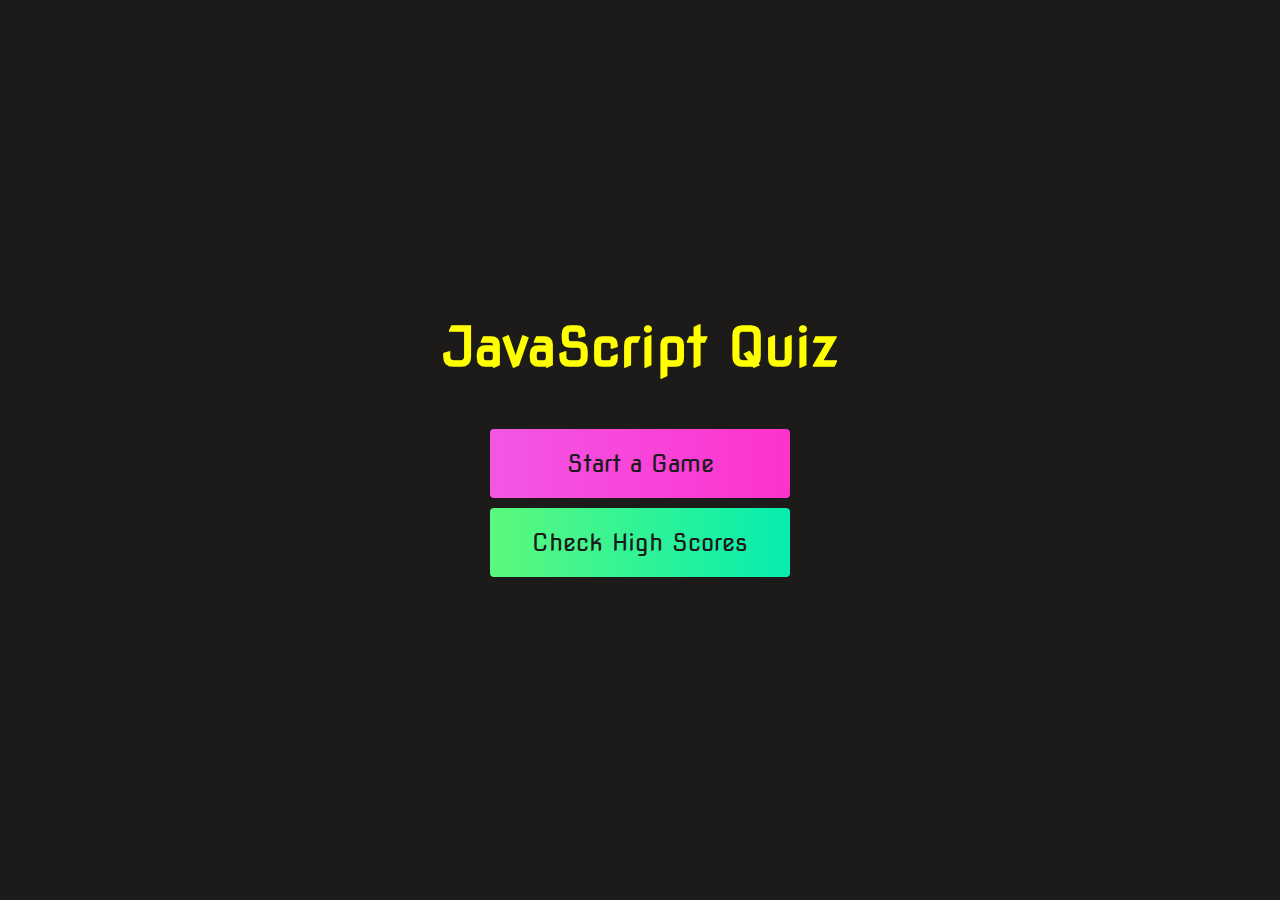
<file: index.html>
<!DOCTYPE html>
<html lang="en">
<head>
    <meta charset="UTF-8">
    <meta name="viewport" content="width=device-width, initial-scale=1.0">
    <title>Home page</title>
    <link rel="stylesheet" href="./assets/css/style.css">
    
</head>
<body>
    <div class="container">
        <div id="home" class="flex-column flex-center">
            <h1 style="color: yellow;">JavaScript Quiz </h1>
            <a href="./game.html" class="btn">Start a Game</a>
            <a href="./highscores.html" id="highscore-btn" class="btn">Check High Scores</a>
        </div>
    </div>
</body>
</html>
</file>
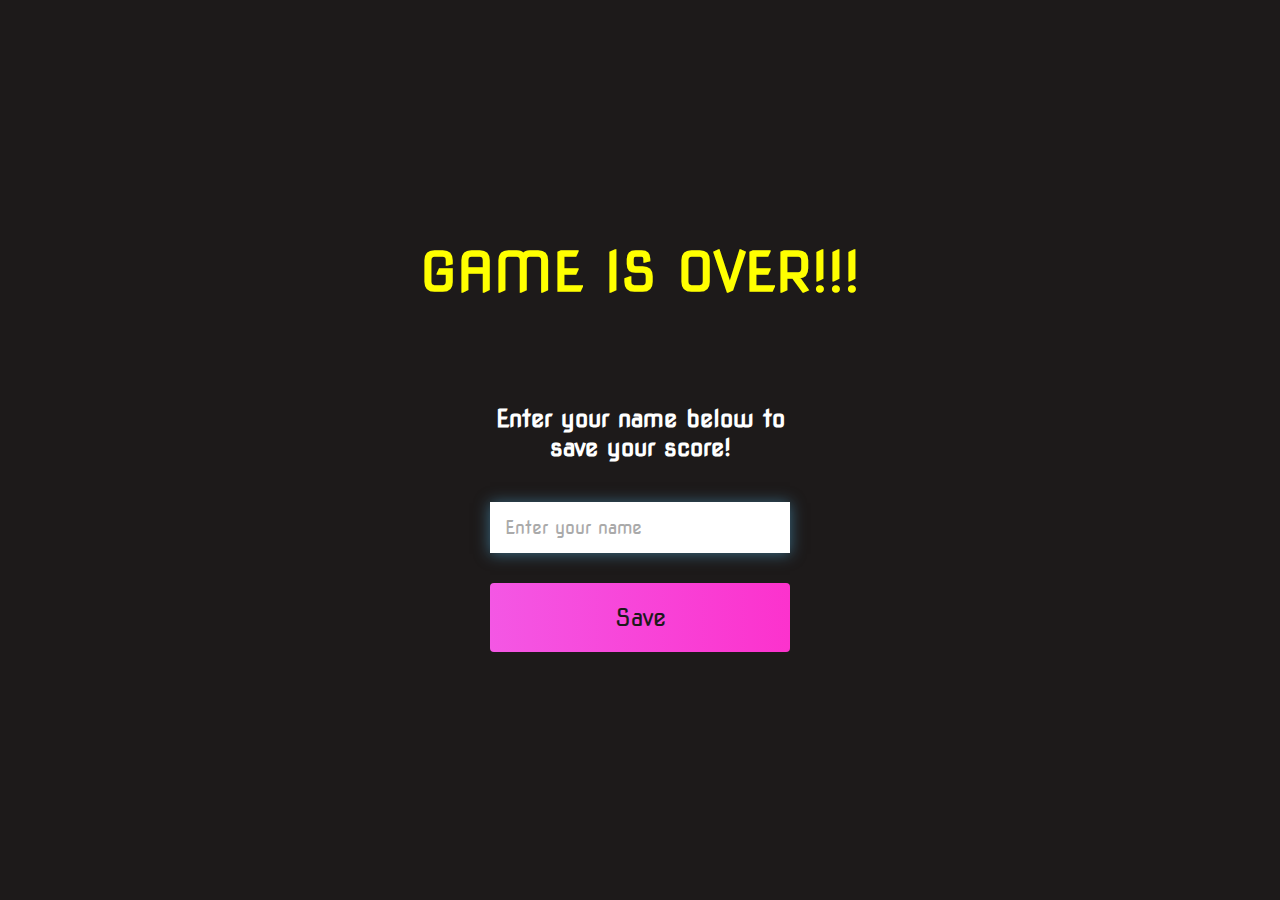
<file: end.html>
<!DOCTYPE html>
<html lang="en">
<head>
    <meta charset="UTF-8">
    <meta name="viewport" content="width=device-width, initial-scale=1.0">
    <title>End of the Game</title>
    <link rel="stylesheet" href="./assets/css/style.css">
    <link rel="stylesheet" href="https://use.fontawesome.com/releases/v5.13.1/css/all.css" integrity="sha384-xxzQGERXS00kBmZW/6qxqJPyxW3UR0BPsL4c8ILaIWXva5kFi7TxkIIaMiKtqV1Q" crossorigin="anonymous">
</head>
<body>
    <div class="container"> 
        
        <div id="end" class="flex-center flex-column">
            <h1 style="color: yellow;">GAME IS OVER!!!</h1>
            <h1 id="finalScore">0</h1>
            <form class="end-form-container">
                <h2 id="end-text">Enter your name below to save your score!</h2>
                <input type="text" name="name" id="username" placeholder="Enter your name">
                <button class="btn" id="saveScoreBtn" type="submit" onclick="saveHighScore(event)" disabled>Save</button>
            </form>
            <a href="./game.html" class="btn" id="play-again">Play Again</a>
            <a href="./index.html" class="btn" id="go-home">Go Home<i class="fas fa-home"></i></a>
        </div>
    </div>
    <script src="https://code.jquery.com/jquery-3.5.1.min.js"></script>
    <script src="./assets/js/end.js"></script>
</body>
</html>
</file>
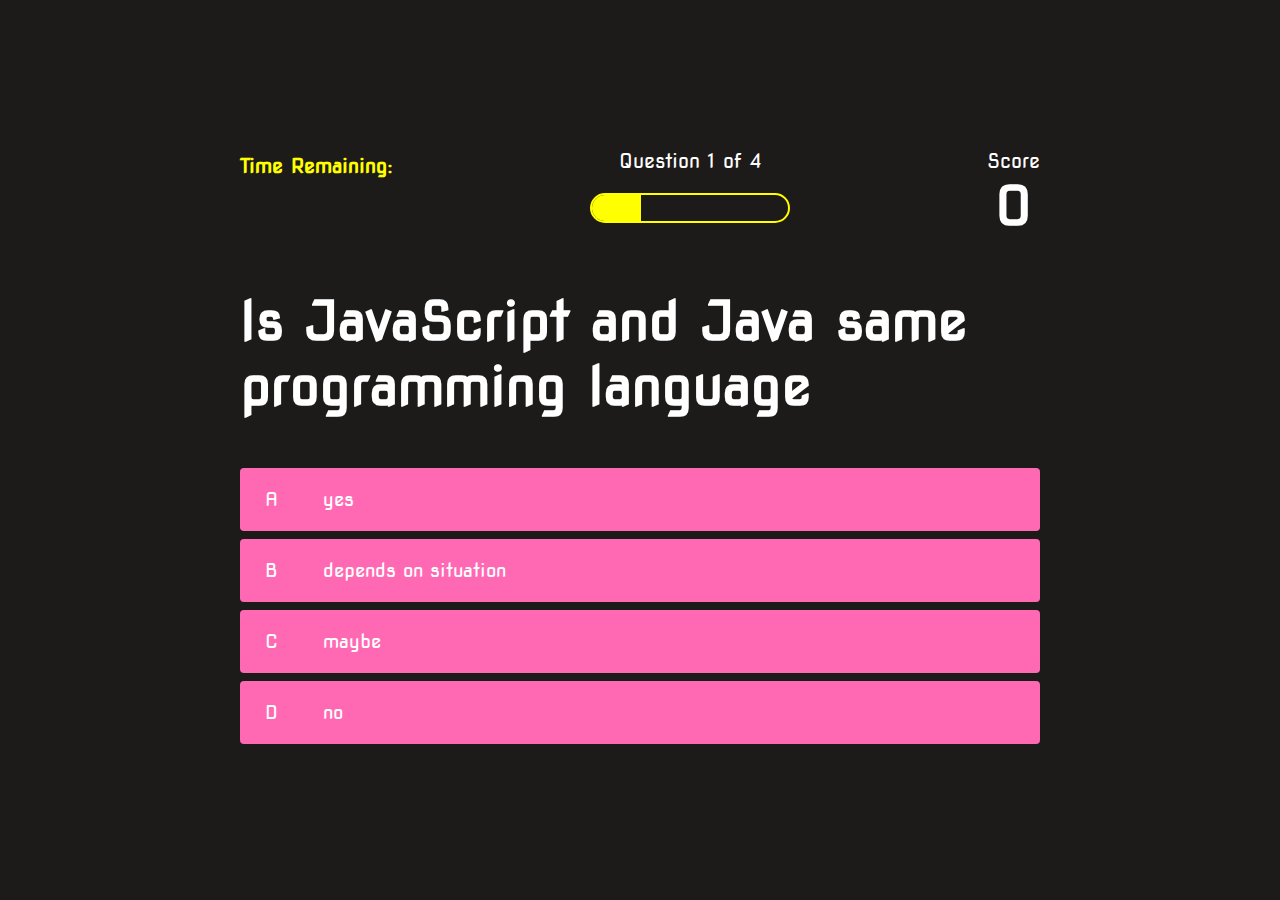
<file: game.html>
<!DOCTYPE html>
<html lang="en">
<head>
    <meta charset="UTF-8">
    <meta name="viewport" content="width=device-width, initial-scale=1.0">
    <title>Quiz Page</title>
    <link rel="stylesheet" href="./assets/css/style.css">
    <link rel="stylesheet" href="./assets/css/game.css">
</head>
<body>
    <div class="container">
        <div id="game" class="justify-center flex-column">
            <div id="hud">
                <div class="timer-item">
                    <h4 >
                        <span id="iTimeShow" style="color: yellow;">Time Remaining: </span>
                
                        <span id='timer' style="font-size:25px;"></span></h4>
                    </div>
                <div class="hud-item">
                    <p id="progressText" class="hud-prefix">
                        Question
                    </p>
                    <div id="progressBar">
                        <div id="progressBarFull"></div>
                    </div>
                    
                </div>
                <div class="hud-item">
                    <p class="hud-prefix">
                        Score
                    </p>
                    <h1 class="hud-main-text" id="score">
                        0
                    </h1>
                </div>
            </div>
            <h1 id="question">What is the answer to this question</h1>
            <div class="choice-container">
                <p class="choice-prefix">A</p>
                <p class="choice-text" data-number="1">Choice</p>
            </div>
            <div class="choice-container">
                <p class="choice-prefix">B</p>
                <p class="choice-text" data-number="2">Choice 2</p>
            </div>
            <div class="choice-container">
                <p class="choice-prefix">C</p>
                <p class="choice-text" data-number="3">Choice 3</p>
            </div>
            <div class="choice-container">
                <p class="choice-prefix">D</p>
                <p class="choice-text" data-number="4">Choice 4</p>
            </div>
        </div>
    </div>
    <script src="./assets/js/game.js"></script>
</body>
</html>
</file>
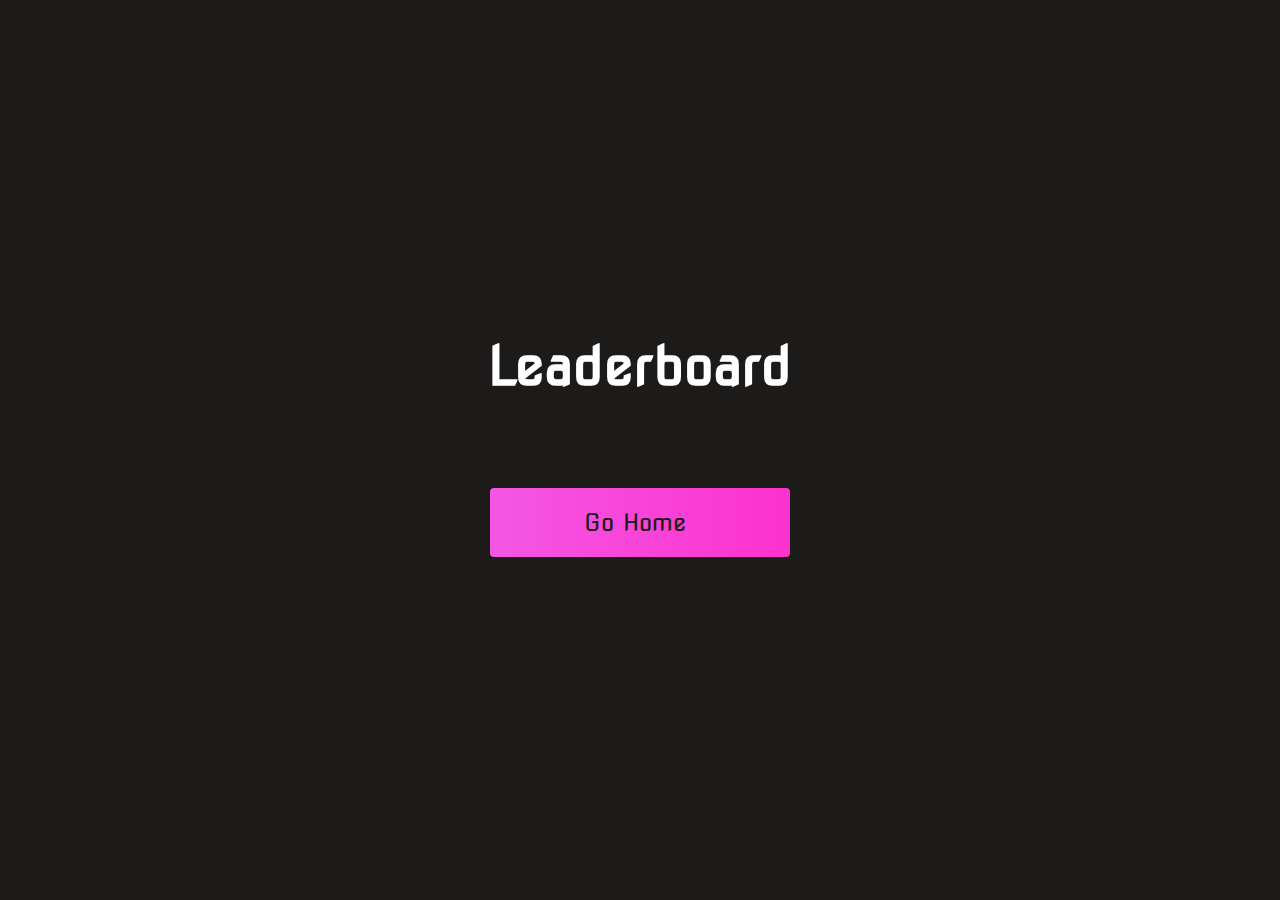
<file: highscores.html>
<!DOCTYPE html>
<html lang="en">
<head>
    <meta charset="UTF-8">
    <meta name="viewport" content="width=device-width, initial-scale=1.0">
    <title>High Scores</title>
    <link rel="stylesheet" href="./assets/css/style.css">
    <link rel="stylesheet" href="./assets/css/highscores.css">
    <link rel="stylesheet" href="https://use.fontawesome.com/releases/v5.13.1/css/all.css" integrity="sha384-xxzQGERXS00kBmZW/6qxqJPyxW3UR0BPsL4c8ILaIWXva5kFi7TxkIIaMiKtqV1Q" crossorigin="anonymous">
</head>
<body>
    <div class="container">
        <div id="highScores" class="flex-center flex-column">
            <h1 id="finalScore">Leaderboard</h1>
            <ul id="highScoresList"></ul>
            <a href="./index.html" class="btn">Go Home<i class="fas fa-home"></i></a>
        </div>
    </div>
    <script src="./assets/js/highscores.js"></script>
</body>
</html>
</file>
<file: assets/css/style.css>
@import url('https://fonts.googleapis.com/css2?family=Nova+Square&display=swap');
/* above is an import for a special font from Google fonts */

:root {
    background-color: rgb(29, 26, 26)
}

* {
    box-sizing: border-box;
    margin: 0;
    padding: 0;
    font-size: 62.5%;
    font-family: 'Nova Square', cursive;
}

h1 {
    font-size: 5.4rem;
    color: #fff;
    margin-bottom: 5rem;
}



h2 {
    font-size: 4.2rem;
    margin-bottom: 4rem;

}

.container {
    width: 100vw;
    height: 100vh;
    display: flex;
    justify-content: center;
    align-items: center;
    max-width: 80rem;
    margin: 0 auto;
    padding: 2rem;
}

.flex-column {
    display: flex;
    flex-direction: column;
}

.flex-center {
    justify-content: center;
    align-items: center;
}

.justify-center {
    justify-content: center;
}

.text-center {
    text-align: center;
}

.hidden {
    display: none;
}

.btn {
    /* this will apply to all buttons except High Score */
    font-size: 2.4rem;
    padding: 2rem 0;
    width: 30rem;
    text-align: center;
    margin-bottom: 1rem;
    text-decoration: none;
    color: rgb(28, 26, 26);
    background: linear-gradient(90deg, rgb(244, 87, 228) 0%, rgb(252, 50, 205) 100%);
    border-radius: 4px;
}

.btn:hover {
    /* setting how the button reacts to hover over */
    cursor: pointer;
    box-shadow: 0 0.4rem 1.4rem 0 rgba(8, 114, 244, 0.6);
    transition: transform 150ms;
    transform: scale(1.03);
    font-weight: bolder;
}

.btn[disabled]:hover {
    /* diabled Save button set up */
    cursor: not-allowed;
    box-shadow: none;
    transform: none;

}

#highscore-btn {
    /* this button has different parameters from others in btn class */
    background: linear-gradient(90deg, rgb(91, 249, 125) 0%, rgb(7, 237, 175) 100%);
}

#highscore-btn:hover {
    /* setting how the button reacts to hover over */
    box-shadow: 0 0.4rem 1.4rem 0 rgba(255, 255, 0, 0.5);
    font-weight: bolder;
}

/* End Page CSS */
.end-form-container {
    width: 100%;
    display: flex;
    flex-direction: column;
    align-items: center;
    max-width: 30rem;
}

input {
    margin-bottom: 1rem;
    width: 20rem;
    padding: 1.5rem;
    font-size: 1.8rem;
    border: none;
    box-shadow: 0 0.1rem 1.4rem 0 rgba(86, 185, 235, 0.5);
}

input::placeholder {
    /* light grey placeholder for textwidget */
    color: #aaa;
}

#username {
    margin-bottom: 3rem;
    width: 100%;
    outline: none;
}

#end-text {
    font-size: 2.4rem;
    color: #fff;
    text-align: center;
}

#saveScoreBtn {
    border: none;
}

.fa-home {
    /* this is a set up for a special icon "home" on a button */
    margin-left: 1rem;
    font-size: 2rem;
    color: rgb(28, 26, 26)
}
</file>
<file: assets/css/game.css>
body {
    color: #fff;
}

.choice-container {
    display: flex;
    margin-bottom: 0.8rem;
    width: 100%;
    border-radius: 4px;
    background: hotpink;
    font-size: 3rem;
    min-width: 80rem;
}

.choice-container:hover {
    cursor: pointer;
    box-shadow: 0 0.4rem 1.4rem 0 pink;
    transform: scale(1.02);
    transform: transform 100ms;
}

.choice-prefix {
    padding: 2rem 2.5rem;
    color: white;
}

.choice-text {
    padding: 2rem;
    width: 100%;
}

/* below two correct and incorrect is choice of player, incase if choice is true, than it's highlighted in green, otherwise red */

.correct {
    background: linear-gradient(32deg, rgba(11, 223, 36) 0%, rgb(41, 232, 111) 100%);
}

.incorrect {
    background: linear-gradient(32deg, rgba(230, 29, 29, 1) 0%, rgb(224, 11, 11, 1) 100%);
}

/* Heads up Display */
#hud {
    display: flex;
    justify-content: space-between;
}

.hud-prefix {
    text-align: center;
    font-size: 2rem;
}

.hud-main-text {
    text-align: center;
}

#progressBar {
    width: 20rem;
    height: 3rem;
    border: 0.2rem solid yellow;
    margin-top: 2rem;
    border-radius: 50px;
    overflow: hidden;
}

#iTimeShow {
    text-align: center;
    font-size: 2rem;


}


#progressBarFull {
    height: 100%;
    background: yellow;
    width: 0%;
}

@media screen and (max-width: 768px) {
    .choice-container {
        min-width: 40rem;
    }
}
</file>
<file: assets/css/highscores.css>
body {
    color: #fff;
}

#highScoresList {
    list-style: none;
    margin-bottom: 4rem;
}

.high-score {
    font-size: 2.8rem;
    margin-bottom: 0.5rem;
}
</file>
